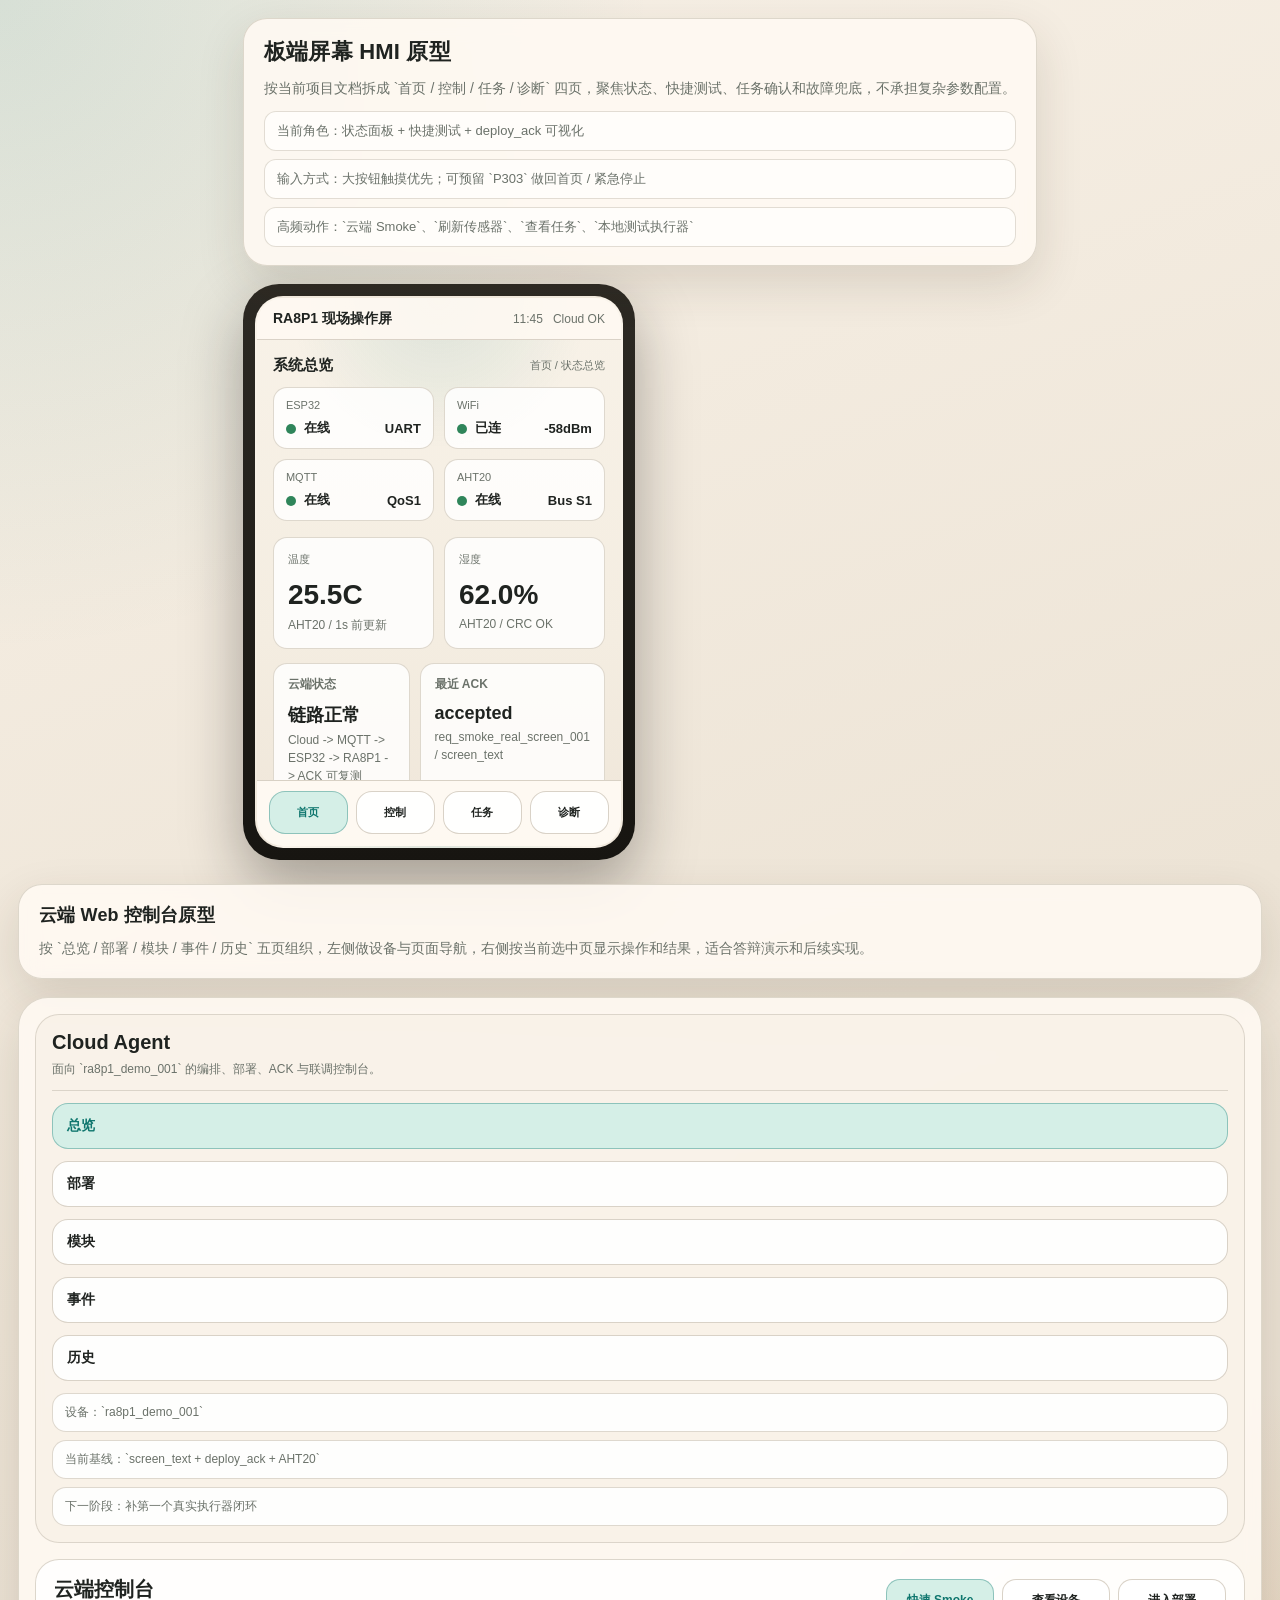
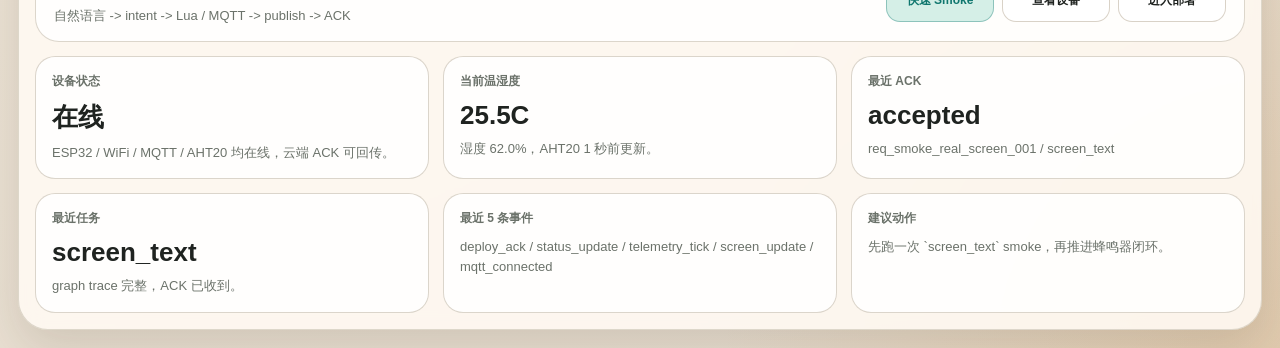
<file: UI/RA8P1_UI.html>
<!DOCTYPE html>
<html lang="zh-CN">
<head>
    <meta charset="UTF-8">
    <meta name="viewport" content="width=device-width, initial-scale=1.0">
    <title>RA8P1 即插即用平台交互原型</title>
    <style>
        :root {
            --bg: #efe8dc;
            --panel: #fffaf3;
            --panel-strong: #ffffff;
            --ink: #1f2320;
            --muted: #6b726a;
            --line: #d7d0c4;
            --accent: #0f766e;
            --accent-soft: #d5efe7;
            --warn: #c77a18;
            --warn-soft: #f7e4c9;
            --danger: #b63d2b;
            --danger-soft: #f7d7d1;
            --ok: #2f855a;
            --ok-soft: #d9f1e2;
            --chip: #f3ede2;
            --shadow: 0 18px 48px rgba(60, 44, 20, 0.14);
            --radius-xl: 28px;
            --radius-lg: 20px;
            --radius-md: 14px;
            --radius-sm: 10px;
            --font-ui: "Segoe UI", "PingFang SC", "Microsoft YaHei", sans-serif;
            --font-mono: "Cascadia Code", "Consolas", monospace;
        }

        * {
            box-sizing: border-box;
            margin: 0;
            padding: 0;
        }

        body {
            min-height: 100vh;
            font-family: var(--font-ui);
            color: var(--ink);
            background:
                radial-gradient(circle at top left, rgba(15, 118, 110, 0.14), transparent 28%),
                radial-gradient(circle at bottom right, rgba(199, 122, 24, 0.18), transparent 24%),
                linear-gradient(160deg, #f8f1e7 0%, #ede4d6 55%, #e6dccf 100%);
        }

        .shell {
            width: min(1520px, calc(100vw - 36px));
            margin: 18px auto;
            display: grid;
            grid-template-columns: 420px minmax(780px, 1fr);
            gap: 24px;
            align-items: start;
        }

        .device-column,
        .cloud-column {
            display: flex;
            flex-direction: column;
            gap: 18px;
        }

        .caption-card,
        .cloud-shell {
            background: rgba(255, 250, 243, 0.88);
            border: 1px solid rgba(215, 208, 196, 0.85);
            backdrop-filter: blur(10px);
            box-shadow: var(--shadow);
        }

        .caption-card {
            border-radius: 24px;
            padding: 18px 20px;
        }

        .caption-card h1,
        .caption-card h2 {
            font-weight: 700;
            letter-spacing: 0.01em;
            margin-bottom: 10px;
        }

        .caption-card h1 {
            font-size: 22px;
        }

        .caption-card h2 {
            font-size: 18px;
        }

        .caption-card p {
            color: var(--muted);
            font-size: 14px;
            line-height: 1.6;
        }

        .mini-list {
            margin-top: 12px;
            display: grid;
            gap: 8px;
        }

        .mini-list div {
            font-size: 13px;
            color: var(--muted);
            padding: 10px 12px;
            border-radius: 12px;
            background: rgba(255, 255, 255, 0.72);
            border: 1px solid rgba(215, 208, 196, 0.72);
        }

        .device-frame {
            width: 392px;
            padding: 12px;
            background: linear-gradient(180deg, #2d2a24 0%, #171511 100%);
            border-radius: 36px;
            box-shadow: 0 24px 60px rgba(20, 18, 14, 0.35);
        }

        .device-screen {
            position: relative;
            width: 368px;
            height: 552px;
            margin: 0 auto;
            overflow: hidden;
            border-radius: 28px;
            border: 2px solid rgba(255, 255, 255, 0.08);
            background:
                radial-gradient(circle at top, rgba(15, 118, 110, 0.12), transparent 26%),
                linear-gradient(180deg, #f8f2e8 0%, #f4ede1 62%, #efe6d9 100%);
        }

        .device-topbar {
            height: 42px;
            padding: 0 16px;
            display: flex;
            align-items: center;
            justify-content: space-between;
            border-bottom: 1px solid rgba(215, 208, 196, 0.92);
            background: rgba(255, 250, 243, 0.88);
        }

        .device-topbar .title {
            font-size: 14px;
            font-weight: 700;
        }

        .device-topbar .meta {
            display: flex;
            gap: 10px;
            color: var(--muted);
            font-size: 12px;
        }

        .device-page {
            display: none;
            height: calc(100% - 42px - 66px);
            overflow: auto;
            padding: 16px 16px 22px;
        }

        .device-page.active {
            display: block;
        }

        .section-head {
            display: flex;
            align-items: center;
            justify-content: space-between;
            margin-bottom: 12px;
        }

        .section-head h3 {
            font-size: 15px;
            font-weight: 700;
        }

        .section-head span {
            font-size: 11px;
            color: var(--muted);
        }

        .status-grid {
            display: grid;
            grid-template-columns: repeat(2, 1fr);
            gap: 10px;
            margin-bottom: 16px;
        }

        .chip-card,
        .metric-card,
        .quick-card,
        .panel-box,
        .diag-row,
        .module-card,
        .event-row,
        .history-row {
            background: rgba(255, 255, 255, 0.82);
            border: 1px solid rgba(215, 208, 196, 0.82);
            border-radius: var(--radius-md);
        }

        .chip-card {
            padding: 11px 12px;
        }

        .chip-label {
            font-size: 11px;
            color: var(--muted);
            margin-bottom: 8px;
        }

        .chip-value {
            display: flex;
            align-items: center;
            justify-content: space-between;
            font-size: 13px;
            font-weight: 700;
        }

        .dot {
            width: 10px;
            height: 10px;
            border-radius: 999px;
            display: inline-block;
            margin-right: 8px;
            vertical-align: middle;
        }

        .dot.ok { background: var(--ok); }
        .dot.wait { background: var(--warn); }
        .dot.off { background: #7c827b; }

        .hero-grid {
            display: grid;
            grid-template-columns: repeat(2, 1fr);
            gap: 10px;
            margin-bottom: 14px;
        }

        .metric-card {
            padding: 14px;
        }

        .metric-card strong {
            display: block;
            font-size: 28px;
            font-weight: 800;
            margin-top: 12px;
            margin-bottom: 6px;
        }

        .metric-card small {
            display: block;
            color: var(--muted);
            font-size: 12px;
        }

        .wide-grid {
            display: grid;
            grid-template-columns: repeat(2, 1fr);
            gap: 10px;
            margin-bottom: 16px;
        }

        .panel-box {
            padding: 12px 14px;
        }

        .panel-box h4 {
            font-size: 12px;
            color: var(--muted);
            margin-bottom: 10px;
        }

        .panel-box strong {
            display: block;
            font-size: 18px;
            margin-bottom: 4px;
        }

        .panel-box p {
            color: var(--muted);
            font-size: 12px;
            line-height: 1.5;
        }

        .quick-grid {
            display: grid;
            grid-template-columns: repeat(2, 1fr);
            gap: 10px;
        }

        .quick-card {
            padding: 14px 12px;
            text-align: left;
            cursor: pointer;
            transition: transform 0.18s ease, box-shadow 0.18s ease, border-color 0.18s ease;
        }

        .quick-card:hover,
        .nav-btn:hover,
        .action-btn:hover,
        .side-nav button:hover,
        .pill:hover,
        .soft-btn:hover {
            transform: translateY(-1px);
            border-color: rgba(15, 118, 110, 0.32);
            box-shadow: 0 8px 18px rgba(15, 118, 110, 0.08);
        }

        .quick-card .eyebrow {
            font-size: 11px;
            color: var(--muted);
            margin-bottom: 8px;
        }

        .quick-card strong {
            display: block;
            font-size: 16px;
            margin-bottom: 8px;
        }

        .quick-card p {
            color: var(--muted);
            font-size: 12px;
            line-height: 1.45;
        }

        .control-stack {
            display: grid;
            gap: 10px;
        }

        .action-btn,
        .soft-btn,
        .pill,
        .nav-btn,
        .side-nav button {
            border: 1px solid rgba(215, 208, 196, 0.95);
            background: rgba(255, 255, 255, 0.9);
            color: var(--ink);
            cursor: pointer;
            transition: transform 0.18s ease, box-shadow 0.18s ease, border-color 0.18s ease;
            font-family: inherit;
        }

        .action-btn {
            width: 100%;
            display: flex;
            align-items: center;
            justify-content: space-between;
            padding: 14px 16px;
            border-radius: 16px;
            font-size: 14px;
            font-weight: 700;
        }

        .action-btn small {
            font-size: 11px;
            font-weight: 600;
            color: var(--muted);
        }

        .action-btn.disabled {
            opacity: 0.56;
            background: rgba(236, 232, 225, 0.84);
        }

        .mode-strip {
            display: grid;
            grid-template-columns: repeat(2, 1fr);
            gap: 10px;
            margin-top: 12px;
        }

        .pill {
            padding: 12px 14px;
            border-radius: 14px;
            text-align: center;
            font-size: 13px;
            font-weight: 700;
        }

        .pill.active {
            background: var(--accent-soft);
            border-color: rgba(15, 118, 110, 0.36);
            color: var(--accent);
        }

        .task-state {
            display: flex;
            gap: 8px;
            flex-wrap: wrap;
            margin-bottom: 12px;
        }

        .task-state span {
            padding: 7px 10px;
            border-radius: 999px;
            background: var(--chip);
            color: var(--muted);
            font-size: 11px;
            font-weight: 700;
        }

        .task-state span.active {
            background: var(--accent-soft);
            color: var(--accent);
        }

        .kv-list {
            display: grid;
            gap: 9px;
            margin-bottom: 12px;
        }

        .kv-row {
            display: grid;
            grid-template-columns: 84px 1fr;
            gap: 10px;
            align-items: start;
            padding: 11px 12px;
            border-radius: 14px;
            background: rgba(255, 255, 255, 0.82);
            border: 1px solid rgba(215, 208, 196, 0.82);
        }

        .kv-row label {
            color: var(--muted);
            font-size: 11px;
            font-weight: 700;
            text-transform: uppercase;
            letter-spacing: 0.04em;
        }

        .kv-row div {
            font-size: 13px;
            line-height: 1.45;
            word-break: break-all;
        }

        .task-actions {
            display: grid;
            grid-template-columns: repeat(2, 1fr);
            gap: 10px;
        }

        .soft-btn {
            padding: 12px 10px;
            border-radius: 14px;
            font-size: 12px;
            font-weight: 700;
            text-align: center;
        }

        .soft-btn.strong {
            background: var(--accent-soft);
            color: var(--accent);
            border-color: rgba(15, 118, 110, 0.36);
        }

        .diag-list {
            display: grid;
            gap: 10px;
        }

        .diag-row {
            padding: 12px 13px;
        }

        .diag-row strong {
            display: block;
            font-size: 13px;
            margin-bottom: 6px;
        }

        .diag-row p {
            font-size: 12px;
            color: var(--muted);
            line-height: 1.45;
        }

        .diag-actions {
            margin-top: 12px;
            display: grid;
            gap: 10px;
        }

        .device-navbar {
            position: absolute;
            bottom: 0;
            left: 0;
            right: 0;
            height: 66px;
            display: grid;
            grid-template-columns: repeat(4, 1fr);
            gap: 8px;
            padding: 10px 12px 12px;
            background: rgba(255, 250, 243, 0.96);
            border-top: 1px solid rgba(215, 208, 196, 0.96);
        }

        .nav-btn {
            border-radius: 16px;
            font-size: 11px;
            font-weight: 800;
            display: flex;
            flex-direction: column;
            align-items: center;
            justify-content: center;
            gap: 4px;
        }

        .nav-btn.active {
            background: var(--accent-soft);
            color: var(--accent);
            border-color: rgba(15, 118, 110, 0.36);
        }

        .cloud-shell {
            border-radius: 30px;
            padding: 16px;
        }

        .cloud-layout {
            display: grid;
            grid-template-columns: 210px minmax(320px, 1fr);
            gap: 16px;
            min-height: 860px;
        }

        .side-nav {
            padding: 16px;
            border-radius: 24px;
            background: rgba(248, 241, 231, 0.82);
            border: 1px solid rgba(215, 208, 196, 0.82);
            display: flex;
            flex-direction: column;
            gap: 12px;
        }

        .brand {
            padding-bottom: 12px;
            border-bottom: 1px solid rgba(215, 208, 196, 0.88);
        }

        .brand h2 {
            font-size: 20px;
            font-weight: 800;
            margin-bottom: 6px;
        }

        .brand p {
            font-size: 12px;
            color: var(--muted);
            line-height: 1.5;
        }

        .side-nav button {
            text-align: left;
            padding: 13px 14px;
            border-radius: 16px;
            font-size: 14px;
            font-weight: 700;
        }

        .side-nav button.active {
            background: var(--accent-soft);
            color: var(--accent);
            border-color: rgba(15, 118, 110, 0.36);
        }

        .side-summary {
            margin-top: auto;
            display: grid;
            gap: 8px;
        }

        .side-summary div {
            background: rgba(255, 255, 255, 0.9);
            border-radius: 14px;
            border: 1px solid rgba(215, 208, 196, 0.82);
            padding: 10px 12px;
            font-size: 12px;
            color: var(--muted);
        }

        .cloud-main {
            display: flex;
            flex-direction: column;
            gap: 14px;
        }

        .toolbar {
            display: flex;
            justify-content: space-between;
            align-items: center;
            gap: 12px;
            padding: 16px 18px;
            border-radius: 24px;
            background: rgba(255, 255, 255, 0.86);
            border: 1px solid rgba(215, 208, 196, 0.86);
        }

        .toolbar h3 {
            font-size: 20px;
        }

        .toolbar p {
            color: var(--muted);
            font-size: 13px;
            margin-top: 4px;
        }

        .toolbar-actions {
            display: flex;
            gap: 8px;
            flex-wrap: wrap;
        }

        .toolbar-actions .soft-btn {
            min-width: 108px;
        }

        .cloud-page {
            display: none;
            gap: 14px;
        }

        .cloud-page.active {
            display: grid;
        }

        .overview-grid {
            grid-template-columns: repeat(3, 1fr);
        }

        .overview-card,
        .deploy-panel,
        .module-card,
        .event-row,
        .history-row {
            padding: 16px;
        }

        .overview-card {
            min-height: 118px;
        }

        .overview-card h4,
        .deploy-panel h4,
        .module-card h4,
        .event-row h4,
        .history-row h4 {
            font-size: 12px;
            color: var(--muted);
            margin-bottom: 10px;
        }

        .overview-card strong {
            display: block;
            font-size: 26px;
            margin-bottom: 8px;
        }

        .overview-card p {
            color: var(--muted);
            font-size: 13px;
            line-height: 1.5;
        }

        .deploy-layout {
            grid-template-columns: 1.1fr 0.95fr 0.95fr;
        }

        .deploy-panel {
            background: rgba(255, 255, 255, 0.88);
            border: 1px solid rgba(215, 208, 196, 0.88);
            border-radius: 22px;
        }

        textarea,
        input[type="text"],
        input[type="number"],
        select {
            width: 100%;
            border: 1px solid rgba(215, 208, 196, 0.95);
            background: rgba(250, 247, 241, 0.9);
            color: var(--ink);
            border-radius: 14px;
            padding: 12px 14px;
            font: inherit;
        }

        textarea {
            min-height: 172px;
            resize: vertical;
            line-height: 1.6;
        }

        .inline-grid {
            display: grid;
            gap: 10px;
        }

        .inline-grid.two {
            grid-template-columns: repeat(2, 1fr);
        }

        .panel-actions {
            display: flex;
            gap: 8px;
            flex-wrap: wrap;
            margin-top: 12px;
        }

        .code-box,
        .trace-box {
            font-family: var(--font-mono);
            font-size: 12px;
            line-height: 1.55;
            background: #f4f0e7;
            border: 1px solid rgba(215, 208, 196, 0.95);
            border-radius: 14px;
            padding: 12px;
            white-space: pre-wrap;
        }

        .module-grid,
        .history-grid {
            grid-template-columns: repeat(2, 1fr);
        }

        .module-card p,
        .history-row p,
        .event-row p {
            color: var(--muted);
            font-size: 13px;
            line-height: 1.55;
            margin-bottom: 12px;
        }

        .badge-row {
            display: flex;
            gap: 8px;
            flex-wrap: wrap;
            margin-bottom: 12px;
        }

        .badge {
            padding: 6px 9px;
            border-radius: 999px;
            font-size: 11px;
            font-weight: 800;
        }

        .badge.ok { background: var(--ok-soft); color: var(--ok); }
        .badge.warn { background: var(--warn-soft); color: var(--warn); }
        .badge.off { background: #ece7dc; color: #6d746b; }

        .event-filters {
            display: flex;
            gap: 8px;
            flex-wrap: wrap;
            margin-bottom: 4px;
        }

        .event-list {
            display: grid;
            gap: 10px;
        }

        .event-row,
        .history-row,
        .overview-card,
        .module-card {
            background: rgba(255, 255, 255, 0.88);
            border: 1px solid rgba(215, 208, 196, 0.88);
            border-radius: 20px;
        }

        .event-row header,
        .history-row header {
            display: flex;
            align-items: center;
            justify-content: space-between;
            gap: 12px;
            margin-bottom: 8px;
        }

        .event-row strong,
        .history-row strong {
            font-size: 16px;
        }

        .meta-text {
            font-size: 12px;
            color: var(--muted);
        }

        .modal-backdrop {
            position: fixed;
            inset: 0;
            display: none;
            align-items: center;
            justify-content: center;
            background: rgba(31, 35, 32, 0.36);
            backdrop-filter: blur(8px);
            padding: 20px;
            z-index: 40;
        }

        .modal-backdrop.open {
            display: flex;
        }

        .modal-card {
            width: min(460px, calc(100vw - 40px));
            background: var(--panel-strong);
            border: 1px solid rgba(215, 208, 196, 0.96);
            border-radius: 24px;
            box-shadow: var(--shadow);
            overflow: hidden;
        }

        .modal-header {
            padding: 18px 20px 14px;
            border-bottom: 1px solid rgba(215, 208, 196, 0.92);
        }

        .modal-header h4 {
            font-size: 18px;
            margin-bottom: 6px;
        }

        .modal-header p {
            color: var(--muted);
            font-size: 13px;
            line-height: 1.55;
        }

        .modal-body {
            padding: 16px 20px;
            display: grid;
            gap: 10px;
        }

        .modal-option {
            width: 100%;
            text-align: left;
            padding: 12px 14px;
            border-radius: 14px;
            border: 1px solid rgba(215, 208, 196, 0.94);
            background: rgba(248, 241, 231, 0.68);
            font: inherit;
            cursor: pointer;
        }

        .modal-footer {
            display: flex;
            gap: 10px;
            justify-content: flex-end;
            padding: 0 20px 20px;
        }

        .toast {
            position: fixed;
            bottom: 28px;
            left: 50%;
            transform: translateX(-50%) translateY(12px);
            background: rgba(31, 35, 32, 0.92);
            color: #fff;
            border-radius: 999px;
            padding: 12px 16px;
            box-shadow: 0 16px 32px rgba(31, 35, 32, 0.2);
            font-size: 13px;
            opacity: 0;
            pointer-events: none;
            transition: opacity 0.24s ease, transform 0.24s ease;
            z-index: 80;
        }

        .toast.show {
            opacity: 1;
            transform: translateX(-50%) translateY(0);
        }

        @media (max-width: 1280px) {
            .shell {
                grid-template-columns: 1fr;
                justify-items: center;
            }

            .cloud-column {
                width: 100%;
            }

            .cloud-layout {
                grid-template-columns: 1fr;
            }

            .side-nav {
                margin-bottom: 0;
            }
        }

        @media (max-width: 860px) {
            .device-frame {
                width: 100%;
                max-width: 392px;
            }

            .device-screen {
                width: 100%;
                height: 552px;
            }

            .overview-grid,
            .deploy-layout,
            .module-grid,
            .history-grid,
            .inline-grid.two {
                grid-template-columns: 1fr;
            }

            .toolbar {
                flex-direction: column;
                align-items: stretch;
            }

            .toolbar-actions {
                justify-content: stretch;
            }
        }
    </style>
</head>
<body>
    <div class="shell">
        <section class="device-column">
            <div class="caption-card">
                <h1>板端屏幕 HMI 原型</h1>
                <p>按当前项目文档拆成 `首页 / 控制 / 任务 / 诊断` 四页，聚焦状态、快捷测试、任务确认和故障兜底，不承担复杂参数配置。</p>
                <div class="mini-list">
                    <div>当前角色：状态面板 + 快捷测试 + deploy_ack 可视化</div>
                    <div>输入方式：大按钮触摸优先；可预留 `P303` 做回首页 / 紧急停止</div>
                    <div>高频动作：`云端 Smoke`、`刷新传感器`、`查看任务`、`本地测试执行器`</div>
                </div>
            </div>

            <div class="device-frame">
                <div class="device-screen">
                    <div class="device-topbar">
                        <div class="title">RA8P1 现场操作屏</div>
                        <div class="meta">
                            <span>11:45</span>
                            <span>Cloud OK</span>
                        </div>
                    </div>

                    <section class="device-page active" data-page="home">
                        <div class="section-head">
                            <h3>系统总览</h3>
                            <span>首页 / 状态总览</span>
                        </div>

                        <div class="status-grid">
                            <div class="chip-card">
                                <div class="chip-label">ESP32</div>
                                <div class="chip-value"><span><span class="dot ok"></span>在线</span><span>UART</span></div>
                            </div>
                            <div class="chip-card">
                                <div class="chip-label">WiFi</div>
                                <div class="chip-value"><span><span class="dot ok"></span>已连</span><span>-58dBm</span></div>
                            </div>
                            <div class="chip-card">
                                <div class="chip-label">MQTT</div>
                                <div class="chip-value"><span><span class="dot ok"></span>在线</span><span>QoS1</span></div>
                            </div>
                            <div class="chip-card">
                                <div class="chip-label">AHT20</div>
                                <div class="chip-value"><span><span class="dot ok"></span>在线</span><span>Bus S1</span></div>
                            </div>
                        </div>

                        <div class="hero-grid">
                            <div class="metric-card">
                                <div class="chip-label">温度</div>
                                <strong>25.5C</strong>
                                <small>AHT20 / 1s 前更新</small>
                            </div>
                            <div class="metric-card">
                                <div class="chip-label">湿度</div>
                                <strong>62.0%</strong>
                                <small>AHT20 / CRC OK</small>
                            </div>
                        </div>

                        <div class="wide-grid">
                            <div class="panel-box">
                                <h4>云端状态</h4>
                                <strong>链路正常</strong>
                                <p>Cloud -> MQTT -> ESP32 -> RA8P1 -> ACK 可复测</p>
                            </div>
                            <div class="panel-box">
                                <h4>最近 ACK</h4>
                                <strong>accepted</strong>
                                <p>req_smoke_real_screen_001 / screen_text</p>
                            </div>
                        </div>

                        <div class="section-head">
                            <h3>快捷操作</h3>
                            <span>2 x 2</span>
                        </div>

                        <div class="quick-grid">
                            <button class="quick-card" data-action="cloud-smoke">
                                <div class="eyebrow">快捷任务</div>
                                <strong>云端 Smoke</strong>
                                <p>发送一次 `screen_text` 联调任务，成功后跳到任务页。</p>
                            </button>
                            <button class="quick-card" data-action="refresh-sensor">
                                <div class="eyebrow">传感器</div>
                                <strong>刷新传感器</strong>
                                <p>立即读取 AHT20，更新首页温湿度和云端状态摘要。</p>
                            </button>
                            <button class="quick-card" data-go-page="control">
                                <div class="eyebrow">本地操作</div>
                                <strong>设备控制</strong>
                                <p>进入执行器测试页，做蜂鸣器、RGB、舵机联调。</p>
                            </button>
                            <button class="quick-card" data-go-page="task">
                                <div class="eyebrow">任务跟踪</div>
                                <strong>查看任务</strong>
                                <p>查看最近一次 request、script、ACK 和命令摘要。</p>
                            </button>
                        </div>
                    </section>

                    <section class="device-page" data-page="control">
                        <div class="section-head">
                            <h3>控制页</h3>
                            <span>执行器联调</span>
                        </div>

                        <div class="wide-grid">
                            <div class="panel-box">
                                <h4>AHT20 当前值</h4>
                                <strong>25.5C / 62.0%</strong>
                                <p>在线，更新时间 1s 前</p>
                            </div>
                            <div class="panel-box">
                                <h4>云端接管状态</h4>
                                <strong>等待部署</strong>
                                <p>本地模式可直接做单次测试，不依赖云端 intent。</p>
                            </div>
                        </div>

                        <div class="control-stack">
                            <button class="action-btn" data-action="buzzer-test">
                                <span>蜂鸣器测试</span>
                                <small>短鸣 / 长鸣 / 连续</small>
                            </button>
                            <button class="action-btn disabled" data-action="rgb-test">
                                <span>RGB 灯测试</span>
                                <small>未接入 / 预留</small>
                            </button>
                            <button class="action-btn disabled" data-action="servo-test">
                                <span>舵机测试</span>
                                <small>未接入 / 预留</small>
                            </button>
                            <button class="action-btn" data-action="stop-action">
                                <span>停止动作</span>
                                <small>立即停止当前测试</small>
                            </button>
                        </div>

                        <div class="section-head" style="margin-top: 14px;">
                            <h3>模式切换</h3>
                            <span>只做说明，不做复杂设置</span>
                        </div>

                        <div class="mode-strip">
                            <button class="pill active" data-action="mode-local">本地测试</button>
                            <button class="pill" data-action="mode-cloud">云端控制</button>
                        </div>
                    </section>

                    <section class="device-page" data-page="task">
                        <div class="section-head">
                            <h3>任务页</h3>
                            <span>最近一次任务全过程</span>
                        </div>

                        <div class="task-state">
                            <span>等待</span>
                            <span class="active">已接收</span>
                            <span class="active">已确认</span>
                            <span>执行中</span>
                            <span>完成</span>
                            <span>失败</span>
                        </div>

                        <div class="kv-list">
                            <div class="kv-row">
                                <label>Request</label>
                                <div>req_smoke_real_screen_001</div>
                            </div>
                            <div class="kv-row">
                                <label>Script</label>
                                <div>script_screen_52af91ac</div>
                            </div>
                            <div class="kv-row">
                                <label>Intent</label>
                                <div>screen_text</div>
                            </div>
                            <div class="kv-row">
                                <label>Cmd</label>
                                <div>screen_text("Smoke OK") -> cmd: screen text Smoke OK</div>
                            </div>
                            <div class="kv-row">
                                <label>ACK</label>
                                <div>accepted / state = SCRIPT_ACCEPTED</div>
                            </div>
                        </div>

                        <div class="task-actions">
                            <button class="soft-btn strong" data-action="task-detail">查看详情</button>
                            <button class="soft-btn" data-action="task-replay">重新显示文本</button>
                            <button class="soft-btn" data-action="task-clear">清除任务</button>
                            <button class="soft-btn" data-go-page="home">返回首页</button>
                        </div>
                    </section>

                    <section class="device-page" data-page="diag">
                        <div class="section-head">
                            <h3>诊断页</h3>
                            <span>工程排障视图</span>
                        </div>

                        <div class="diag-list">
                            <div class="diag-row">
                                <strong>UART</strong>
                                <p>SCI0 / 115200 / ping-pong 正常 / Last RX: intent:screen_text</p>
                            </div>
                            <div class="diag-row">
                                <strong>WiFi / MQTT</strong>
                                <p>WiFi connected / MQTT connected / cloudbridge/ra8p1_demo_001</p>
                            </div>
                            <div class="diag-row">
                                <strong>AHT20</strong>
                                <p>status=online; t=25.5; h=62.0; crc=ok</p>
                            </div>
                            <div class="diag-row">
                                <strong>最近异常</strong>
                                <p>无异常。错误计数 0。建议联调时拍照此页做现场留档。</p>
                            </div>
                        </div>

                        <div class="diag-actions">
                            <button class="action-btn" data-action="diag-handshake">
                                <span>重新握手</span>
                                <small>向 ESP32 发起 ping / pong</small>
                            </button>
                            <button class="action-btn" data-action="diag-snapshot">
                                <span>状态快照</span>
                                <small>弹出可拍照文本摘要</small>
                            </button>
                            <button class="action-btn" data-action="diag-export">
                                <span>导出摘要</span>
                                <small>显示一页纯文本诊断摘要</small>
                            </button>
                            <button class="action-btn" data-action="diag-clear">
                                <span>清空错误</span>
                                <small>只清本地显示，不影响云端</small>
                            </button>
                        </div>
                    </section>

                    <nav class="device-navbar">
                        <button class="nav-btn active" data-go-page="home">首页</button>
                        <button class="nav-btn" data-go-page="control">控制</button>
                        <button class="nav-btn" data-go-page="task">任务</button>
                        <button class="nav-btn" data-go-page="diag">诊断</button>
                    </nav>
                </div>
            </div>
        </section>

        <section class="cloud-column">
            <div class="caption-card">
                <h2>云端 Web 控制台原型</h2>
                <p>按 `总览 / 部署 / 模块 / 事件 / 历史` 五页组织，左侧做设备与页面导航，右侧按当前选中页显示操作和结果，适合答辩演示和后续实现。</p>
            </div>

            <div class="cloud-shell">
                <div class="cloud-layout">
                    <aside class="side-nav">
                        <div class="brand">
                            <h2>Cloud Agent</h2>
                            <p>面向 `ra8p1_demo_001` 的编排、部署、ACK 与联调控制台。</p>
                        </div>

                        <button class="active" data-cloud-page="overview">总览</button>
                        <button data-cloud-page="deploy">部署</button>
                        <button data-cloud-page="modules">模块</button>
                        <button data-cloud-page="events">事件</button>
                        <button data-cloud-page="history">历史</button>

                        <div class="side-summary">
                            <div>设备：`ra8p1_demo_001`</div>
                            <div>当前基线：`screen_text + deploy_ack + AHT20`</div>
                            <div>下一阶段：补第一个真实执行器闭环</div>
                        </div>
                    </aside>

                    <main class="cloud-main">
                        <div class="toolbar">
                            <div>
                                <h3>云端控制台</h3>
                                <p>自然语言 -> intent -> Lua / MQTT -> publish -> ACK</p>
                            </div>
                            <div class="toolbar-actions">
                                <button class="soft-btn strong" data-action="web-smoke">快速 Smoke</button>
                                <button class="soft-btn" data-action="web-open-device">查看设备</button>
                                <button class="soft-btn" data-cloud-page="deploy">进入部署</button>
                            </div>
                        </div>

                        <section class="cloud-page active overview-grid" data-cloud-page="overview">
                            <div class="overview-card">
                                <h4>设备状态</h4>
                                <strong>在线</strong>
                                <p>ESP32 / WiFi / MQTT / AHT20 均在线，云端 ACK 可回传。</p>
                            </div>
                            <div class="overview-card">
                                <h4>当前温湿度</h4>
                                <strong>25.5C</strong>
                                <p>湿度 62.0%，AHT20 1 秒前更新。</p>
                            </div>
                            <div class="overview-card">
                                <h4>最近 ACK</h4>
                                <strong>accepted</strong>
                                <p>req_smoke_real_screen_001 / screen_text</p>
                            </div>
                            <div class="overview-card">
                                <h4>最近任务</h4>
                                <strong>screen_text</strong>
                                <p>graph trace 完整，ACK 已收到。</p>
                            </div>
                            <div class="overview-card">
                                <h4>最近 5 条事件</h4>
                                <p>deploy_ack / status_update / telemetry_tick / screen_update / mqtt_connected</p>
                            </div>
                            <div class="overview-card">
                                <h4>建议动作</h4>
                                <p>先跑一次 `screen_text` smoke，再推进蜂鸣器闭环。</p>
                            </div>
                        </section>

                        <section class="cloud-page deploy-layout" data-cloud-page="deploy">
                            <div class="deploy-panel">
                                <h4>自然语言 / 模板入口</h4>
                                <textarea id="nl-input">屏幕显示 Smoke OK</textarea>
                                <div class="panel-actions">
                                    <button class="soft-btn strong" data-action="deploy-parse">解析</button>
                                    <button class="soft-btn" data-action="deploy-compile">编译</button>
                                    <button class="soft-btn" data-action="deploy-send">部署</button>
                                </div>

                                <div class="section-head" style="margin-top: 14px;">
                                    <h3 style="font-size: 14px;">快捷模板</h3>
                                    <span>当前阶段优先</span>
                                </div>

                                <div class="panel-actions">
                                    <button class="soft-btn" data-action="template-screen-text">屏幕文本</button>
                                    <button class="soft-btn" data-action="template-threshold">阈值控制</button>
                                    <button class="soft-btn" data-action="deploy-stop">停止任务</button>
                                </div>
                            </div>

                            <div class="deploy-panel">
                                <h4>intent / Lua / payload 预览</h4>
                                <div class="inline-grid">
                                    <div class="code-box">intent:
{
  "intent_type": "screen_text",
  "target_devices": ["SCREEN"],
  "actions": [{"device":"SCREEN","method":"screen_text","params":{"text":"Smoke OK"}}]
}</div>
                                    <div class="code-box">lua:
screen_text("Smoke OK")

payload:
type = deploy_script
channel = script
need_confirm = true</div>
                                </div>
                            </div>

                            <div class="deploy-panel">
                                <h4>graph trace / ACK</h4>
                                <div class="trace-box">resolve_device
load_runtime_knowledge
validate_intent
compile_lua
build_mqtt_message
validate_mqtt_message
publish_mqtt
record_deploy
wait_for_ack
record_ack</div>
                                <div class="section-head" style="margin-top: 12px;">
                                    <h3 style="font-size: 14px;">最近结果</h3>
                                    <span>event</span>
                                </div>
                                <div class="code-box">request_id = req_smoke_real_screen_001
type = deploy_ack
code = 0
message = accepted
state = SCRIPT_ACCEPTED</div>
                            </div>
                        </section>

                        <section class="cloud-page module-grid" data-cloud-page="modules">
                            <div class="module-card">
                                <h4>AHT20</h4>
                                <div class="badge-row">
                                    <span class="badge ok">已在线</span>
                                    <span class="badge ok">可读</span>
                                </div>
                                <p>真实硬件已确认。支持温湿度采样和 telemetry/status 上报。</p>
                                <div class="panel-actions">
                                    <button class="soft-btn strong" data-action="module-test-aht20">测试</button>
                                    <button class="soft-btn" data-action="module-cap-aht20">查看能力</button>
                                </div>
                            </div>
                            <div class="module-card">
                                <h4>SCREEN</h4>
                                <div class="badge-row">
                                    <span class="badge ok">已在线</span>
                                    <span class="badge ok">可部署</span>
                                </div>
                                <p>当前真实 smoke 基线。推荐所有联调先从 `screen_text` 开始。</p>
                                <div class="panel-actions">
                                    <button class="soft-btn strong" data-action="module-test-screen">测试</button>
                                    <button class="soft-btn" data-action="module-cap-screen">查看能力</button>
                                </div>
                            </div>
                            <div class="module-card">
                                <h4>BUZZER</h4>
                                <div class="badge-row">
                                    <span class="badge warn">待接入</span>
                                    <span class="badge warn">首个执行器候选</span>
                                </div>
                                <p>当前建议先补 `AHT20.temp -> 蜂鸣器` 真实闭环。</p>
                                <div class="panel-actions">
                                    <button class="soft-btn" data-action="module-mark-buzzer">标记已接入</button>
                                    <button class="soft-btn" data-action="module-cap-buzzer">查看能力</button>
                                </div>
                            </div>
                            <div class="module-card">
                                <h4>SG90</h4>
                                <div class="badge-row">
                                    <span class="badge off">未接入</span>
                                    <span class="badge off">后续阶段</span>
                                </div>
                                <p>需要额外确认 GPT 引脚、供电和 5V 电流能力。</p>
                                <div class="panel-actions">
                                    <button class="soft-btn" data-action="module-mark-servo">标记已接入</button>
                                    <button class="soft-btn" data-action="module-cap-servo">查看能力</button>
                                </div>
                            </div>
                        </section>

                        <section class="cloud-page" data-cloud-page="events">
                            <div class="deploy-panel">
                                <h4>事件流</h4>
                                <div class="event-filters">
                                    <button class="soft-btn strong" data-action="filter-all">全部</button>
                                    <button class="soft-btn" data-action="filter-ack">ACK</button>
                                    <button class="soft-btn" data-action="filter-sensor">传感器</button>
                                    <button class="soft-btn" data-action="filter-error">错误</button>
                                </div>
                                <div class="event-list">
                                    <div class="event-row" data-action="event-detail-ack">
                                        <header>
                                            <strong>deploy_ack</strong>
                                            <span class="meta-text">11:44:16</span>
                                        </header>
                                        <h4>request_id = req_smoke_real_screen_001</h4>
                                        <p>code = 0 / message = accepted / state = SCRIPT_ACCEPTED</p>
                                    </div>
                                    <div class="event-row" data-action="event-detail-telemetry">
                                        <header>
                                            <strong>telemetry</strong>
                                            <span class="meta-text">11:44:14</span>
                                        </header>
                                        <h4>payload.aht20</h4>
                                        <p>temp = 25.5 / humidity = 62.0 / crc_ok = true</p>
                                    </div>
                                    <div class="event-row" data-action="event-detail-status">
                                        <header>
                                            <strong>status</strong>
                                            <span class="meta-text">11:44:12</span>
                                        </header>
                                        <h4>mqtt connected</h4>
                                        <p>device_id = ra8p1_demo_001 / runtime store updated</p>
                                    </div>
                                </div>
                            </div>
                        </section>

                        <section class="cloud-page history-grid" data-cloud-page="history">
                            <div class="history-row" data-action="history-detail-screen">
                                <header>
                                    <strong>req_smoke_real_screen_001</strong>
                                    <span class="meta-text">today / 11:44</span>
                                </header>
                                <h4>screen_text / ACK ok</h4>
                                <p>Smoke OK / graph trace 完整 / deploy_ack 已记录</p>
                            </div>
                            <div class="history-row" data-action="history-detail-threshold">
                                <header>
                                    <strong>req_demo_threshold_001</strong>
                                    <span class="meta-text">planned</span>
                                </header>
                                <h4>threshold_control / 待真实闭环</h4>
                                <p>AHT20.temp > 30 -> buzzer，当前仍是下一阶段目标。</p>
                            </div>
                        </section>
                    </main>
                </div>
            </div>
        </section>
    </div>

    <div class="modal-backdrop" id="modal">
        <div class="modal-card">
            <div class="modal-header">
                <h4 id="modal-title">标题</h4>
                <p id="modal-desc">描述</p>
            </div>
            <div class="modal-body" id="modal-body"></div>
            <div class="modal-footer" id="modal-footer"></div>
        </div>
    </div>

    <div class="toast" id="toast"></div>

    <script>
        const devicePages = [...document.querySelectorAll(".device-page")];
        const navButtons = [...document.querySelectorAll(".nav-btn")];
        const cloudPages = [...document.querySelectorAll(".cloud-page")];
        const cloudButtons = [...document.querySelectorAll("[data-cloud-page]")];
        const modal = document.getElementById("modal");
        const modalTitle = document.getElementById("modal-title");
        const modalDesc = document.getElementById("modal-desc");
        const modalBody = document.getElementById("modal-body");
        const modalFooter = document.getElementById("modal-footer");
        const toast = document.getElementById("toast");

        let toastTimer = null;

        function showToast(message) {
            toast.textContent = message;
            toast.classList.add("show");
            clearTimeout(toastTimer);
            toastTimer = setTimeout(() => toast.classList.remove("show"), 1800);
        }

        function setDevicePage(page) {
            devicePages.forEach((section) => {
                section.classList.toggle("active", section.dataset.page === page);
            });
            navButtons.forEach((button) => {
                button.classList.toggle("active", button.dataset.goPage === page);
            });
        }

        function setCloudPage(page) {
            cloudPages.forEach((section) => {
                section.classList.toggle("active", section.dataset.cloudPage === page);
            });
            cloudButtons.forEach((button) => {
                button.classList.toggle("active", button.dataset.cloudPage === page);
            });
        }

        function closeModal() {
            modal.classList.remove("open");
        }

        function openModal(config) {
            modalTitle.textContent = config.title;
            modalDesc.textContent = config.description || "";
            modalBody.innerHTML = "";
            modalFooter.innerHTML = "";

            (config.options || []).forEach((option) => {
                const button = document.createElement("button");
                button.className = "modal-option";
                button.textContent = option.label;
                button.addEventListener("click", () => {
                    if (option.onClick) {
                        option.onClick();
                    }
                });
                modalBody.appendChild(button);
            });

            (config.actions || [{ label: "关闭", onClick: closeModal }]).forEach((action) => {
                const button = document.createElement("button");
                button.className = "soft-btn" + (action.strong ? " strong" : "");
                button.textContent = action.label;
                button.addEventListener("click", () => {
                    if (action.onClick) {
                        action.onClick();
                    }
                });
                modalFooter.appendChild(button);
            });

            modal.classList.add("open");
        }

        function actionCloudSmoke() {
            openModal({
                title: "执行云端联调？",
                description: "将发送一次 screen_text smoke 任务，并在成功后跳转到任务页查看 request、script 和 ACK。",
                actions: [
                    { label: "取消", onClick: closeModal },
                    {
                        label: "执行",
                        strong: true,
                        onClick: () => {
                            closeModal();
                            showToast("正在发送 screen_text smoke...");
                            setTimeout(() => {
                                setDevicePage("task");
                                setCloudPage("deploy");
                                showToast("ACK 已收到，已跳转到任务页");
                            }, 700);
                        }
                    }
                ]
            });
        }

        const actionMap = {
            "cloud-smoke": actionCloudSmoke,
            "refresh-sensor": () => {
                showToast("正在读取 AHT20...");
                setTimeout(() => showToast("刷新完成：25.5C / 62.0%"), 700);
            },
            "buzzer-test": () => openModal({
                title: "蜂鸣器测试",
                description: "选择一个本地测试动作。当前建议先用蜂鸣器做第一个真实执行器闭环。",
                options: [
                    { label: "短鸣 200ms", onClick: () => { closeModal(); showToast("蜂鸣器：短鸣 200ms"); } },
                    { label: "长鸣 1s", onClick: () => { closeModal(); showToast("蜂鸣器：长鸣 1s"); } },
                    { label: "连续鸣叫", onClick: () => { closeModal(); showToast("蜂鸣器：连续鸣叫"); } }
                ],
                actions: [{ label: "取消", onClick: closeModal }]
            }),
            "rgb-test": () => openModal({
                title: "RGB 灯测试",
                description: "当前模块尚未接入。界面保留位置，避免误判为系统目标能力缺失。",
                actions: [{ label: "知道了", strong: true, onClick: closeModal }]
            }),
            "servo-test": () => openModal({
                title: "舵机测试",
                description: "当前模块尚未接入。后续需要确认 GPT 引脚、5V 供电和电流能力。",
                actions: [{ label: "知道了", strong: true, onClick: closeModal }]
            }),
            "stop-action": () => openModal({
                title: "停止当前动作？",
                description: "立即停止当前本地测试或执行器动作。",
                actions: [
                    { label: "取消", onClick: closeModal },
                    { label: "停止", strong: true, onClick: () => { closeModal(); showToast("当前动作已停止"); } }
                ]
            }),
            "mode-local": () => openModal({
                title: "本地测试模式",
                description: "直接执行一次本地测试动作，不依赖云端规则。",
                actions: [{ label: "关闭", strong: true, onClick: closeModal }]
            }),
            "mode-cloud": () => openModal({
                title: "云端控制模式",
                description: "等待云端部署的任务触发动作。适合正式演示和 ACK 联调。",
                actions: [{ label: "关闭", strong: true, onClick: closeModal }]
            }),
            "task-detail": () => openModal({
                title: "任务详情",
                description: "最近一次任务的关键信息摘要。",
                options: [
                    { label: "request_id = req_smoke_real_screen_001" },
                    { label: "script_id = script_screen_52af91ac" },
                    { label: "intent_type = screen_text" },
                    { label: "ACK message = accepted / state = SCRIPT_ACCEPTED" }
                ],
                actions: [{ label: "关闭", strong: true, onClick: closeModal }]
            }),
            "task-replay": () => {
                showToast("已重放最近一次 screen_text");
            },
            "task-clear": () => openModal({
                title: "清除任务展示？",
                description: "只清除板端显示，不影响云端部署历史记录。",
                actions: [
                    { label: "取消", onClick: closeModal },
                    {
                        label: "清除",
                        strong: true,
                        onClick: () => {
                            closeModal();
                            showToast("当前任务显示已清空");
                        }
                    }
                ]
            }),
            "diag-handshake": () => {
                showToast("正在发起 ping / pong 握手");
            },
            "diag-snapshot": () => openModal({
                title: "状态快照",
                description: "可用于现场拍照留档。",
                options: [
                    { label: "UART = online / SCI0 / 115200" },
                    { label: "WiFi = connected / MQTT = connected" },
                    { label: "AHT20 = online / temp = 25.5 / hum = 62.0" },
                    { label: "Last ACK = accepted / SCRIPT_ACCEPTED" }
                ],
                actions: [{ label: "关闭", strong: true, onClick: closeModal }]
            }),
            "diag-export": () => openModal({
                title: "导出摘要",
                description: "当前原型用弹窗模拟一页纯文本导出视图。",
                options: [
                    { label: "[SUMMARY] device=ra8p1_demo_001" },
                    { label: "[STATUS] esp32=online wifi=connected mqtt=connected" },
                    { label: "[AHT20] t=25.5 h=62.0 crc=ok" },
                    { label: "[ACK] request=req_smoke_real_screen_001 accepted" }
                ],
                actions: [{ label: "关闭", strong: true, onClick: closeModal }]
            }),
            "diag-clear": () => {
                showToast("本地错误显示已清空");
            },
            "web-smoke": actionCloudSmoke,
            "web-open-device": () => {
                setCloudPage("overview");
                showToast("已定位到设备总览");
            },
            "deploy-parse": () => showToast("已生成 intent 预览"),
            "deploy-compile": () => showToast("已生成 Lua 和 MQTT payload"),
            "deploy-send": () => {
                setCloudPage("deploy");
                showToast("部署已下发，等待 ACK...");
                setTimeout(() => showToast("deploy_ack 已收到"), 900);
            },
            "deploy-stop": () => openModal({
                title: "停止任务",
                description: "向当前设备发送停止命令或停止标记。",
                actions: [
                    { label: "取消", onClick: closeModal },
                    { label: "发送停止", strong: true, onClick: () => { closeModal(); showToast("停止任务命令已发送"); } }
                ]
            }),
            "template-screen-text": () => openModal({
                title: "屏幕文本模板",
                description: "当前真实硬件 smoke deploy 推荐模板。",
                options: [
                    { label: "显示内容：Smoke OK", onClick: () => {
                        document.getElementById("nl-input").value = "屏幕显示 Smoke OK";
                        closeModal();
                        showToast("已填入 screen_text 模板");
                    } }
                ],
                actions: [{ label: "关闭", onClick: closeModal }]
            }),
            "template-threshold": () => openModal({
                title: "阈值控制模板",
                description: "用于下一阶段第一个真实执行器闭环。当前建议：AHT20.temp > 30 -> 蜂鸣器。",
                options: [
                    { label: "AHT20.temp > 30 -> 蜂鸣器", onClick: () => { closeModal(); showToast("已选择阈值控制模板"); } },
                    { label: "AHT20.temp > 30 -> RGB", onClick: () => { closeModal(); showToast("已选择 RGB 模板"); } },
                    { label: "AHT20.temp > 30 -> 舵机", onClick: () => { closeModal(); showToast("已选择舵机模板"); } }
                ],
                actions: [{ label: "关闭", onClick: closeModal }]
            }),
            "module-test-aht20": () => showToast("AHT20 在线测试已触发"),
            "module-cap-aht20": () => openModal({
                title: "AHT20 能力",
                description: "已确认真实闭环能力。",
                options: [
                    { label: "temp / humidity 读取" },
                    { label: "telemetry / status 上报" },
                    { label: "可用于 threshold_control 条件源" }
                ],
                actions: [{ label: "关闭", strong: true, onClick: closeModal }]
            }),
            "module-test-screen": () => showToast("已准备一次 screen_text 测试"),
            "module-cap-screen": () => openModal({
                title: "SCREEN 能力",
                description: "当前真实 smoke 基线。",
                options: [
                    { label: "screen_text 文本显示" },
                    { label: "deploy_ack 视觉确认" },
                    { label: "任务页 Request / Script / ACK 更新" }
                ],
                actions: [{ label: "关闭", strong: true, onClick: closeModal }]
            }),
            "module-mark-buzzer": () => showToast("已标记 BUZZER 为候选接入模块"),
            "module-cap-buzzer": () => openModal({
                title: "BUZZER 能力",
                description: "当前建议作为第一个真实执行器闭环。",
                options: [
                    { label: "本地测试动作：短鸣 / 长鸣 / 连续" },
                    { label: "云端目标：AHT20.temp -> buzzer" },
                    { label: "后续需要：引脚、供电、驱动方式确认" }
                ],
                actions: [{ label: "关闭", strong: true, onClick: closeModal }]
            }),
            "module-mark-servo": () => showToast("已标记 SG90 为后续阶段模块"),
            "module-cap-servo": () => openModal({
                title: "SG90 能力",
                description: "属于后续阶段目标，不是当前最小闭环首选。",
                options: [
                    { label: "需要 GPT/PWM 引脚" },
                    { label: "需要外部 5V 供电与共地" },
                    { label: "风险高于蜂鸣器 / RGB" }
                ],
                actions: [{ label: "关闭", strong: true, onClick: closeModal }]
            }),
            "filter-all": () => showToast("事件筛选：全部"),
            "filter-ack": () => showToast("事件筛选：ACK"),
            "filter-sensor": () => showToast("事件筛选：传感器"),
            "filter-error": () => showToast("事件筛选：错误"),
            "event-detail-ack": () => openModal({
                title: "deploy_ack 详情",
                description: "当前真实链路核心回执。",
                options: [
                    { label: "topic = cloudbridge/ra8p1_demo_001/event" },
                    { label: "request_id = req_smoke_real_screen_001" },
                    { label: "code = 0 / message = accepted" },
                    { label: "state = SCRIPT_ACCEPTED" }
                ],
                actions: [{ label: "关闭", strong: true, onClick: closeModal }]
            }),
            "event-detail-telemetry": () => showToast("查看 telemetry 详情"),
            "event-detail-status": () => showToast("查看 status 详情"),
            "history-detail-screen": () => showToast("已打开 screen_text 历史详情"),
            "history-detail-threshold": () => showToast("已打开 threshold_control 历史详情")
        };

        document.querySelectorAll("[data-go-page]").forEach((button) => {
            button.addEventListener("click", () => setDevicePage(button.dataset.goPage));
        });

        cloudButtons.forEach((button) => {
            button.addEventListener("click", () => setCloudPage(button.dataset.cloudPage));
        });

        document.querySelectorAll("[data-action]").forEach((element) => {
            element.addEventListener("click", () => {
                const fn = actionMap[element.dataset.action];
                if (fn) {
                    fn();
                }
            });
        });

        modal.addEventListener("click", (event) => {
            if (event.target === modal) {
                closeModal();
            }
        });
    </script>
</body>
</html>
</file>
